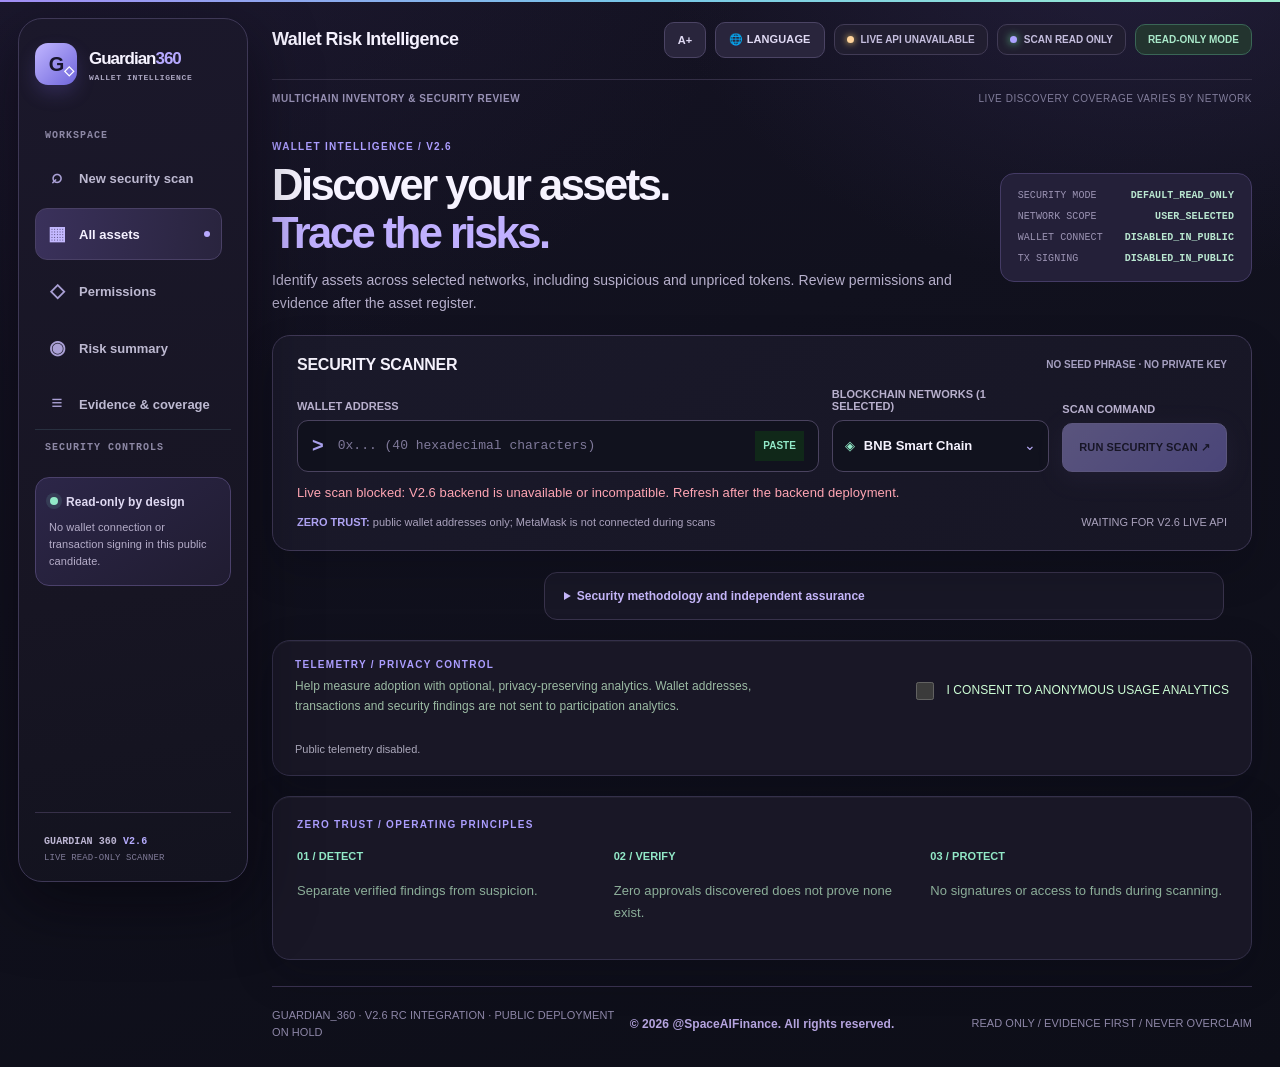
<file: docs/index.html>
<!doctype html>
<html lang="en">
<head>
<meta charset="utf-8">
<meta name="viewport" content="width=device-width,initial-scale=1,viewport-fit=cover">
<meta name="theme-color" content="#14121f">
<meta name="description" content="GUARDIAN 360 — read-only, evidence-first blockchain wallet security console. No wallet connection required for scanning.">
<title>Guardian 360 — Wallet Intelligence · V2.6 Live Read-only</title>
<link rel="stylesheet" href="styles.css?v=260live">
<link rel="stylesheet" href="visual_v26.css?v=261live">
<link rel="stylesheet" href="premium_v26.css?v=262live">
<script src="config.js?v=260live" defer></script>
<script src="app.js?v=260live" defer></script>
<!-- Transaction-capable revoke.js is NEVER loaded in this read-only V2.6 live read-only. -->

<script src="readability.js?v=260live" defer></script>
</head>
<body>
<div class="topline" aria-hidden="true"></div>
<aside class="g360-sidebar" aria-label="Workspace navigation">
  <a href="#top" class="side-brand" aria-label="Guardian 360 home"><span class="side-emblem" aria-hidden="true">G<span>◇</span></span><span><strong>Guardian<span>360</span></strong><small>WALLET INTELLIGENCE</small></span></a>
  <div class="side-group-label">WORKSPACE</div>
  <nav class="side-nav" aria-label="Workspace sections">
    <a href="#scanForm" class="side-link" data-side-nav="scan"><span class="side-icon" aria-hidden="true">⌕</span>New security scan</a>
    <button type="button" class="side-link selected" data-sidebar-tab="assets"><span class="side-icon" aria-hidden="true">▦</span>All assets <span class="side-dot"></span></button>
    <button type="button" class="side-link" data-sidebar-tab="approvals"><span class="side-icon" aria-hidden="true">◇</span>Permissions</button>
    <button type="button" class="side-link" data-sidebar-tab="overview"><span class="side-icon" aria-hidden="true">◉</span>Risk summary</button>
    <button type="button" class="side-link" data-sidebar-tab="evidence"><span class="side-icon" aria-hidden="true">≡</span>Evidence &amp; coverage</button>
  </nav>
  <div class="side-group-label">SECURITY CONTROLS</div>
  <div class="sidebar-note"><span class="note-led"></span><strong>Read-only by design</strong><small>No wallet connection or transaction signing in this public candidate.</small></div>
  <div class="side-footer">GUARDIAN 360 <span>V2.6</span><small>LIVE READ-ONLY SCANNER</small></div>
</aside>
<div id="translatePanel" class="translation-panel" role="dialog" aria-label="Language and translation guidance" hidden>
<strong>LANGUAGE / TRANSLATION</strong>
<p>Use your browser’s built-in translation tool to read GUARDIAN 360 in your preferred language.</p>
<p><b>Chrome:</b> Menu ⋮ → Translate. <b>Safari:</b> Page menu → Translate Website.</p>
<p>Technical wallet addresses, amounts, chain IDs and contract data must not be translated. Verify transaction details in the original source before signing.</p>
<button type="button" id="closeTranslatePanel" class="button button-small button-quiet">CLOSE</button>
</div>
<header class="wrap" id="top"><nav aria-label="Main navigation">
  <div class="brand"><div class="mark" aria-hidden="true">G<span>360</span></div><div><div class="brandname">Guardian<span>360</span></div><div class="brandtag">SECURITY INTELLIGENCE WORKSPACE</div></div></div>
  <div class="nav-right"><button type="button" id="fontToggle" class="button button-small button-quiet accessibility-toggle" aria-label="Increase text size" title="Increase text size">A+</button><button type="button" id="translateHelp" class="button button-small button-quiet accessibility-toggle" aria-label="Translate this page" title="Language / Translate page">🌐 LANGUAGE</button><span class="indicator"><span id="apiLed" class="led off"></span><span id="apiStatus">CHECKING ENGINE</span></span><span class="indicator"><span class="led"></span>SCAN READ ONLY</span><span class="testtag">READ-ONLY MODE</span></div>
</nav></header>
<div class="wrap compact-status" role="note">MULTICHAIN INVENTORY &amp; SECURITY REVIEW <span class="compact-status-right">LIVE DISCOVERY COVERAGE VARIES BY NETWORK</span></div>
<main class="wrap" id="mainContent">
<section class="hero" aria-label="Introduction">
  <div><div class="eyebrow">WALLET INTELLIGENCE / V2.6</div><h1>Discover your assets.<br><em>Trace the risks.</em></h1><p>Identify assets across selected networks, including suspicious and unpriced tokens. Review permissions and evidence after the asset register.</p></div>
  <div class="hero-code"><div>SECURITY MODE <strong>DEFAULT_READ_ONLY</strong></div><div>NETWORK SCOPE <strong>USER_SELECTED</strong></div><div>WALLET CONNECT <strong>DISABLED_IN_PUBLIC</strong></div><div>TX SIGNING <strong>DISABLED_IN_PUBLIC</strong></div></div>
</section>
<form id="scanForm" class="panel command" novalidate>
  <div class="panelhead"><span class="paneltitle">SECURITY SCANNER</span><span class="micro">NO SEED PHRASE · NO PRIVATE KEY</span></div>
  <div class="entryrow">
    <div class="wallet-control"><label class="fieldlabel" for="wallet">WALLET ADDRESS</label><div class="field"><span class="prompt">&gt;</span><input id="wallet" name="wallet" placeholder="0x... (40 hexadecimal characters)" spellcheck="false" autocomplete="off" autocapitalize="off" maxlength="42" aria-describedby="walletHint"><button type="button" class="icon-btn" id="pasteWallet" title="Paste wallet address">PASTE</button></div></div>
    <div class="network" id="networkWrap"><span class="fieldlabel">BLOCKCHAIN NETWORKS <span id="selectedCount">(1 SELECTED)</span></span><button type="button" id="networkTrigger" class="network-trigger" aria-haspopup="dialog" aria-expanded="false" aria-controls="networkMenu"><span class="network-main"><small>◈</small><b id="networkSummary">BNB Smart Chain</b></span><span class="chev">⌄</span></button>
      <div id="networkMenu" class="network-menu" role="dialog" aria-label="Choose blockchain networks" hidden>
        <div class="menuhead"><span>SELECT NETWORKS</span><span id="optionCount">1/4</span></div>
        <input type="search" id="chainSearch" class="menusearch" placeholder="SEARCH BY NETWORK / CHAIN ID" aria-label="Search blockchains">
        <div id="networkOptions" role="group" aria-label="Available network list"></div>
        <div class="menubottom"><button type="button" id="selectAll" class="button button-small button-quiet">ALL</button><button type="button" id="clearChains" class="button button-small button-quiet">CLEAR</button><button type="button" id="applyChains" class="button button-small button-primary">APPLY ✓</button></div>
      </div>
    </div>
    <div><span class="fieldlabel">SCAN COMMAND</span><button type="submit" id="scanButton" class="button button-primary run"><span id="scanButtonText">RUN SECURITY SCAN  ↗</span></button></div>
  </div>
  <div id="error" class="error" role="alert" aria-live="assertive"></div>
  <div class="commandfoot"><span><b>ZERO TRUST:</b> public wallet addresses only; MetaMask is not connected during scans</span><span id="scanHint">WAITING FOR INPUT // BSC SELECTED</span></div>
</form>
<section id="busyPanel" class="panel busy-panel" hidden role="status" aria-live="polite"><span class="loader" aria-hidden="true"></span><div><strong>LIVE SCAN IN PROGRESS</strong><p>Querying selected networks. Indexers may be incomplete or unavailable.</p></div></section>
<section id="report" class="report" aria-label="Wallet scan results" hidden>
  <div class="bar"><div><div class="eyebrow">YOUR SCAN REPORT <span> / </span> <span id="auditScope">-</span></div><div class="micro report-wallet" id="auditAddress"></div></div><div class="toolbar"><button type="button" class="button button-small button-quiet" id="exportJSON">↓ EXPORT JSON</button><button type="button" class="button button-small button-quiet" id="scrollTop">↑ TOP</button></div></div>
  <div id="stats" class="stats"></div>
  <div id="networkCoverage" class="network-strip" aria-label="Network discovery coverage"></div>
  <div class="audit">
    <section class="panel detail">
      <div class="detailhead"><div><div class="paneltitle">Asset intelligence</div><div class="micro" id="workspaceDesc">No scan completed.</div></div><label class="viewfilter" for="resultChain">VIEW CHAIN <select id="resultChain" aria-label="View results by blockchain"></select></label></div>
      <div class="tabbar" id="tabbar" role="tablist" aria-label="Audit result tabs">
        <button type="button" class="tab" role="tab" data-tab="assets" aria-selected="true">All assets</button>
        <button type="button" class="tab" role="tab" data-tab="approvals" aria-selected="false">Permissions</button>
        <button type="button" class="tab" role="tab" data-tab="overview" aria-selected="false">Risk insights</button>
        <button type="button" class="tab" role="tab" data-tab="delegation" aria-selected="false">Delegation</button>
        <button type="button" class="tab" role="tab" data-tab="evidence" aria-selected="false">Data coverage</button>
        <button type="button" class="tab" role="tab" data-tab="revoke" aria-selected="false">Revoke · locked</button>
      </div>
      <div id="tabcontent" class="tabcontent" role="tabpanel" aria-live="polite"></div>
    </section>
    <details class="audit-technical"><summary>Advanced diagnostics, source trace and independent comparisons</summary><aside class="aside">
      <section class="panel aside-panel"><div class="eyebrow">[ SYSTEM TRACE / LIVE RESPONSE ]</div><div id="auditLog" class="terminal" aria-live="polite"></div><div class="separate"></div><p class="micro">Browser-side status and scan-scope log; not a trace of individual RPC calls.</p></section>
      <section class="panel aside-panel"><div class="eyebrow">SCAN BOUNDARIES / SCOPE</div><div class="separate"></div><div class="aboutline"><span>PRIVATE KEY ACCESS</span><b>NONE</b></div><div class="aboutline"><span>WALLET CONNECTION</span><b>DISABLED</b></div><div class="aboutline"><span>TX SIGNATURE</span><b>DISABLED</b></div><div class="aboutline"><span>FULL APPROVAL HISTORY</span><b class="warning-text">NOT GUARANTEED</b></div><div class="aboutline"><span>SAFETY CERTIFICATE</span><b class="danger-text">NOT ISSUED</b></div></section>
      <section class="panel aside-panel"><div class="eyebrow">EXTERNAL BENCHMARK</div><div class="separate"></div><div id="referenceLinks" class="benchmark-links"></div><p class="micro">Open independent benchmarks using a public address; no wallet connection required.</p></section>
    </aside></details>
  </div>
  <details class="scan-limits"><summary>Scan limitations and important safety notes</summary><div id="warningStrip" class="warning-strip" role="status"></div><p class="micro">Some tokens or old approvals may be omitted when indexer history or RPC data is incomplete. Not finding a token does not prove it is absent.</p></details>
</section>
<details class="wrap methodology-disclosure"><summary>Security methodology and independent assurance</summary><p>GUARDIAN 360 provides automated, limited-scope read-only observations. No independent security audit has been completed or certified for this release. There is no wallet safety guarantee. Scan findings are incomplete unless the evidence proves otherwise; never interact with unsolicited tokens or approve a transaction based solely on a ticker.</p><p>An external review, when completed, will be published here with auditor identity, commit hash, scope, date and report link. No audit seal is displayed until independently verifiable.</p></details>
<section class="panel consent-panel" aria-label="Optional participation analytics">
  <div><div class="eyebrow">TELEMETRY / PRIVACY CONTROL</div><p>Help measure adoption with optional, privacy-preserving analytics. Wallet addresses, transactions and security findings are not sent to participation analytics.</p></div>
  <label class="consent-label"><input type="checkbox" id="analyticsConsent"> I CONSENT TO ANONYMOUS USAGE ANALYTICS</label>
  <span class="micro" id="analyticsStatus">DEFAULT: OFF · You can withdraw consent.</span>
  <a class="mini-link" href="admin.html">OWNER ANALYTICS ↗</a>
</section>
<section class="afterword panel"><div class="eyebrow">ZERO TRUST / OPERATING PRINCIPLES</div><div class="principles"><div><strong>01 / DETECT</strong><p>Separate verified findings from suspicion.</p></div><div><strong>02 / VERIFY</strong><p>Zero approvals discovered does not prove none exist.</p></div><div><strong>03 / PROTECT</strong><p>No signatures or access to funds during scanning.</p></div></div></section>
</main>
<footer class="wrap summaryfoot" aria-label="Legal and technical footer">
 <span class="footer-left">GUARDIAN_360 · V2.6 RC INTEGRATION · PUBLIC DEPLOYMENT ON HOLD</span>
 <span class="footer-copyright" translate="no">© 2026 @SpaceAIFinance. All rights reserved.</span>
 <span class="footer-right">READ ONLY / EVIDENCE FIRST / NEVER OVERCLAIM</span>
</footer>
</body>
</html>
</file>
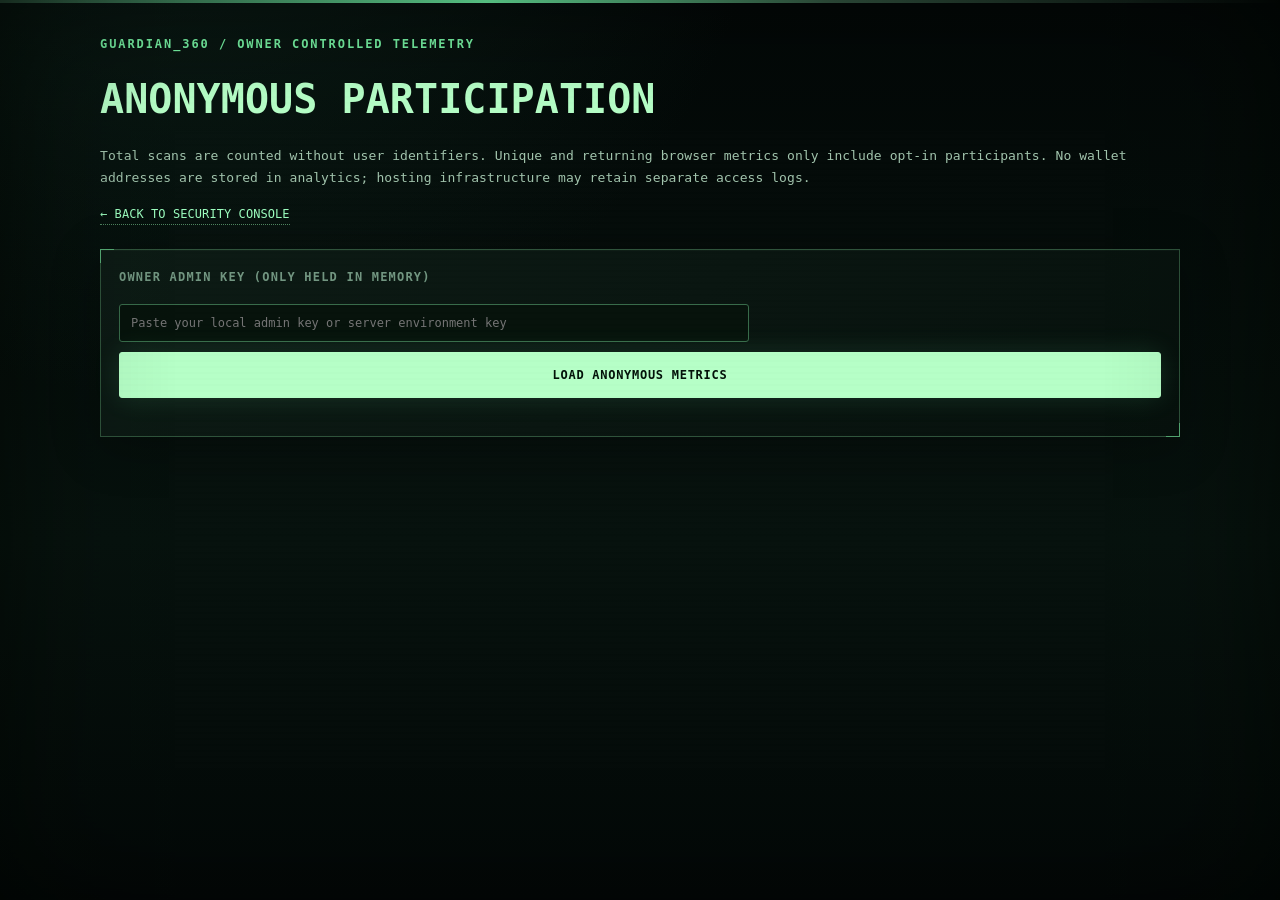
<file: docs/admin.html>
<!doctype html><html lang="en"><head><meta charset="utf-8"><meta name="viewport" content="width=device-width, initial-scale=1"><title>Guardian 360 — Owner Telemetry</title><link rel="stylesheet" href="styles.css?v=242"><script src="config.js" defer></script><script src="admin.js?v=242" defer></script></head><body><div class="topline"></div><main class="wrap" style="padding-top:32px;max-width:1080px"><div class="eyebrow">GUARDIAN_360 / OWNER CONTROLLED TELEMETRY</div><h1 style="font-size:clamp(22px,4vw,40px);color:var(--green);margin:12px 0">ANONYMOUS PARTICIPATION</h1><p class="content-desc">Total scans are counted without user identifiers. Unique and returning browser metrics only include opt-in participants. No wallet addresses are stored in analytics; hosting infrastructure may retain separate access logs.</p><a class="mini-link" href="index.html">← BACK TO SECURITY CONSOLE</a><section class="panel admin-auth"><label for="adminKey" class="fieldlabel">OWNER ADMIN KEY (ONLY HELD IN MEMORY)</label><input type="password" id="adminKey" placeholder="Paste your local admin key or server environment key" autocomplete="off"><button type="button" id="loadStats" class="button button-primary">LOAD ANONYMOUS METRICS</button><p id="adminError" class="content-desc" role="status"></p></section><section id="adminResults" hidden><div id="adminMetrics" class="admin-metrics"></div><div class="panel" style="margin:18px 0;padding:18px"><div class="eyebrow">DAILY COUNTS / LAST 14 DAYS (UTC)</div><div id="adminBars"></div></div><p class="content-desc">Returning browsers are not unique people. Non-consenting visitors are excluded. Erasure requests depend on backend availability. Public deployment requires persistent backend storage.</p></section></main></body></html>
</file>
<file: docs/styles.css>
/* Guardian 360 terminal language derived from UI V2.2, production integrated V2.3 */

:root{color-scheme:dark;--bg:#040907;--panel:#09120f;--panel2:#0c1914;--raised:#122119;--line:#284335;--line-bright:#4c8866;--green:#b5ffc6;--electric:#70e9a1;--sub:#729681;--text:#e7ffed;--amber:#ffcf75;--red:#fa7974;--blue:#9cdbf2;--mono:"IBM Plex Mono","JetBrains Mono","SFMono-Regular",Menlo,Consolas,monospace;--scanOpacity:.18}
*{box-sizing:border-box}html{scroll-behavior:smooth}body{margin:0;background:radial-gradient(ellipse at 14% -20%,#13312588,transparent 38%),linear-gradient(180deg,#030807,#07120e 60%,#030807);color:var(--text);font:13px/1.55 var(--mono);min-height:100vh}
body:before{content:"";position:fixed;inset:0;pointer-events:none;z-index:70;background:repeating-linear-gradient(0deg,transparent 0px,transparent 4px,rgba(0,0,0,.35) 5px,transparent 6px);opacity:var(--scanOpacity)}
body:after{content:"";position:fixed;inset:0;pointer-events:none;z-index:69;background:linear-gradient(90deg,#001a0718,transparent 14%,transparent 86%,#001a0718);box-shadow:inset 0 0 110px #0008}
button,input{font:inherit}button{cursor:pointer}button:disabled{opacity:.4;cursor:not-allowed}button:focus-visible,input:focus-visible{outline:2px solid var(--green);outline-offset:3px}input{min-width:0}a{color:var(--green)}.wrap{width:min(1400px,calc(100% - 70px));margin:auto}.mono{font-family:var(--mono)}.muted{color:var(--sub)}.eyebrow{color:var(--electric);font-size:10px;font-weight:800;letter-spacing:.16em;text-transform:uppercase}.border{border:1px solid var(--line)}.panel{position:relative;background:linear-gradient(140deg,#0d1b15,#07110d);border:1px solid var(--line);box-shadow:inset 0 1px 0 #a8ffc408,0 10px 45px #0004}.panel:before,.panel:after{content:"";position:absolute;pointer-events:none;width:13px;height:13px;border:1px solid var(--electric);opacity:.55}.panel:before{left:-1px;top:-1px;border-right:0;border-bottom:0}.panel:after{right:-1px;bottom:-1px;border-left:0;border-top:0}.button{border:1px solid #42785c;background:#0f251a;color:var(--green);text-transform:uppercase;font-weight:800;letter-spacing:.06em;border-radius:3px;padding:12px 16px;white-space:nowrap;display:inline-flex;align-items:center;justify-content:center;gap:10px}.button:hover{border-color:var(--green);background:#1a3a28}.button-primary{color:#06170b;background:var(--green);border-color:var(--green);box-shadow:0 0 27px #68e69e24}.button-primary:hover{background:#d1ffdb}.button-quiet{background:transparent;border-color:var(--line);color:#a8ccaf}.button-small{padding:7px 9px;font-size:10px}.code{font:inherit;color:var(--green)}.topline{height:3px;background:linear-gradient(90deg,#294c39,#73ffad 38%,#385d47 65%,transparent)}
nav{min-height:82px;display:flex;align-items:center;gap:20px;justify-content:space-between;border-bottom:1px solid var(--line)}.brand{display:flex;align-items:center;gap:14px}.mark{width:49px;height:49px;border:1px solid var(--electric);background:#0b2417;display:grid;place-items:center;position:relative;box-shadow:inset 0 0 18px #378d5227,0 0 23px #6eee9221;color:var(--green);font-weight:900;font-size:22px}.mark:after{content:"";position:absolute;inset:5px;border:1px solid #427458}.brandname{font-size:21px;letter-spacing:-.065em;font-weight:900;line-height:1.15;white-space:nowrap}.brandname span{color:var(--green)}.brandtag{font-size:9px;color:#83b294;letter-spacing:.15em;font-weight:800;margin-top:4px}.nav-right{display:flex;align-items:center;gap:9px;flex-wrap:wrap;justify-content:flex-end}.indicator{border:1px solid var(--line);background:#07130d;padding:6px 9px;color:#9abcaa;font-size:10px;white-space:nowrap}.led{display:inline-block;width:7px;height:7px;border-radius:50%;margin-right:7px;background:var(--electric);box-shadow:0 0 8px #70e9a1}.led.off{background:var(--amber);box-shadow:0 0 7px #f5ce70}.testtag{font-size:10px;color:var(--amber);border:1px solid #7f602e;background:#2b2113;padding:6px 10px;font-weight:800}
.hero{padding:43px 0 26px;display:grid;grid-template-columns:minmax(0,1fr) auto;align-items:end;gap:24px}.hero h1{margin:7px 0 9px;font-size:clamp(26px,3.4vw,43px);line-height:1.18;letter-spacing:-.08em;font-weight:900}.hero h1 em{color:var(--green);font-style:normal}.hero p{font-size:12px;color:#8aac97;max-width:780px}.hero-code{font-size:10px;line-height:1.85;color:#668c75;text-align:right;white-space:nowrap}.hero-code strong{color:var(--green)}
.command{padding:21px 23px 19px;z-index:12}.panelhead{display:flex;align-items:center;justify-content:space-between;gap:12px;margin-bottom:16px}.paneltitle{font-size:12px;font-weight:900;letter-spacing:.08em}.paneltitle:before{content:'//';color:var(--electric);margin-right:12px}.micro{font-size:10px;color:var(--sub)}.entryrow{display:grid;grid-template-columns:minmax(0,2.2fr) minmax(230px,1fr) auto;gap:11px;align-items:end}.fieldlabel{display:block;font-size:10px;color:var(--sub);letter-spacing:.1em;font-weight:800;margin-bottom:7px}.field{height:49px;border:1px solid #3f6c52;background:#020b07;display:flex;align-items:center;gap:12px;padding:0 14px;min-width:0}.prompt{color:var(--green);font-size:20px;font-weight:900}.field input{flex:1;background:transparent;color:var(--text);border:0;outline:0!important;font-size:12px;min-width:0;width:100%}.field input::placeholder{color:#6b8574}.field .tip{color:#5d8669;font-size:10px;white-space:nowrap}
.network{position:relative;min-width:0}.network-trigger{height:49px;width:100%;display:flex;align-items:center;justify-content:space-between;gap:8px;min-width:0;border:1px solid #3f6c52;background:#020b07;color:var(--text);padding:0 12px;text-align:left}.network-trigger .network-main{display:flex;align-items:center;gap:9px;min-width:0}.network-trigger b{font-size:12px;overflow:hidden;text-overflow:ellipsis;white-space:nowrap}.network-trigger small{color:var(--green);font-size:10px}.network-trigger .chev{color:var(--green)}.network-menu{position:absolute;right:0;top:calc(100% + 7px);width:min(400px,95vw);max-height:min(520px,65vh);overflow:auto;background:#07120c;border:1px solid #5fa475;box-shadow:0 20px 90px #000d,0 0 25px #37ff7c14;z-index:30;padding:12px}.network-menu[hidden]{display:none}.menuhead{display:flex;justify-content:space-between;align-items:center;font-size:10px;font-weight:800;color:var(--green);letter-spacing:.11em;margin:0 0 9px}.menusearch{width:100%;height:40px;border:1px solid var(--line);background:#020906;color:var(--text);padding:0 10px;outline:0}.grouphead{color:#7aa78c;font-size:10px;border-bottom:1px solid #1b3324;padding:13px 3px 6px;letter-spacing:.08em}.network-opt{display:flex;align-items:center;gap:11px;padding:10px 7px;cursor:pointer;border-bottom:1px solid #1a2a20}.network-opt:hover{background:#132b1e}.network-opt input{accent-color:#8cffaf;width:17px;height:17px;flex:0 0 auto}.network-opt strong{font-size:11px;font-weight:850}.network-opt small{font-size:10px;color:#7b9a85;display:block}.network-opt .id{margin-left:auto;color:#719a7e;font-size:10px}.network-opt.disabled{opacity:.5;cursor:not-allowed}.menubottom{display:flex;justify-content:space-between;gap:6px;margin-top:13px}.menubottom button{font-size:10px;padding:8px}.menuempty{padding:10px;color:var(--amber);font-size:11px}.error{color:var(--red);font-size:11px;min-height:16px;margin-top:10px}.commandfoot{display:flex;justify-content:space-between;gap:13px;align-items:center;margin-top:13px;flex-wrap:wrap;font-size:10px;color:#80a38a}.commandfoot b{color:var(--green)}
.bar{margin:24px 0 10px;display:flex;align-items:center;justify-content:space-between;gap:15px}.bar .eyebrow{font-size:12px}.bar .eyebrow span{color:#6c957b}.toolbar{display:flex;gap:7px}.report{display:none}.report.active{display:block}.stats{display:grid;grid-template-columns:minmax(0,1.2fr) repeat(3,minmax(0,1fr));gap:10px}.stat{padding:18px 18px 17px;min-height:164px}.stat .heading{font-size:10px;color:#8cae98;letter-spacing:.08em}.stat .value{font-size:clamp(18px,2vw,26px);line-height:1.3;font-weight:900;margin:17px 0 10px;letter-spacing:-.055em}.stat .value.amber{color:var(--amber)}.stat .value.green{color:var(--green)}.stat .value.blue{color:var(--blue)}.stat .value.red{color:var(--red)}.stat .sub{color:#8baf97;font-size:11px}.fline{width:100%;height:2px;background:linear-gradient(90deg,#91f7a5,#31593e 50%,transparent);margin-bottom:15px}.audit{display:grid;grid-template-columns:minmax(0,1.55fr) minmax(0,.85fr);gap:11px;margin-top:11px}.detail{padding:0;min-width:0}.detailhead{padding:16px 19px;border-bottom:1px solid var(--line);display:flex;align-items:center;justify-content:space-between;gap:15px}.tabbar{display:flex;align-items:center;gap:4px;padding:13px 16px 0;border-bottom:1px solid var(--line);overflow-x:auto}.tab{border:0;border-bottom:2px solid transparent;background:transparent;color:#8aad98;padding:11px 12px;white-space:nowrap;font-size:10px;font-weight:900;letter-spacing:.035em}.tab[aria-selected=true]{border-color:var(--green);color:var(--green);background:#14342046}.tab:hover{color:var(--text)}.tabcontent{padding:20px 20px 27px;min-height:286px}.resultrow{display:grid;grid-template-columns:minmax(0,1.4fr) minmax(0,.7fr) auto;gap:12px;align-items:center;border-bottom:1px solid #1c3628;padding:14px 0}.resultrow:last-child{border-bottom:0}.resultrow b{font-size:12px}.resultrow small{display:block;font-size:10px;color:#80a18a;margin-top:4px;overflow-wrap:anywhere}.right{text-align:right}.tag{border:1px solid #375c46;background:#10251a;color:#b0ffc9;padding:4px 6px;font-size:9px;font-weight:800;display:inline-block;white-space:nowrap}.tag.warn{border-color:#86622e;background:#2a2113;color:var(--amber)}.tag.low{border-color:#416677;background:#102630;color:var(--blue)}.tag.fail{border-color:#804746;background:#281515;color:var(--red)}.explain{background:#251c0b;border-left:3px solid #ffb555;padding:12px;margin-top:15px;color:#ffdca1;font-size:11px;line-height:1.65}.aside{display:flex;flex-direction:column;gap:11px;min-width:0}.aside .panel{padding:18px}.terminal{margin-top:13px;font-size:10px;line-height:2.1;color:#a1bca5}.terminal .time{color:#527d5d}.terminal .warn{color:var(--amber)}.terminal .ok{color:var(--green)}.terminal .cursor{display:inline-block;width:6px;height:12px;background:var(--green);vertical-align:middle;animation:blink 1s steps(1) infinite}@keyframes blink{50%{opacity:0}}.separate{height:1px;background:var(--line);margin:14px 0}.aboutline{font-size:10px;display:flex;justify-content:space-between;gap:10px;padding:4px 0;color:#85a28f}.aboutline b{color:#cfebd3;text-align:right}.summaryfoot{border-top:1px solid var(--line);margin-top:26px;padding:20px 0 27px;color:#6c8b75;font-size:10px;display:flex;justify-content:space-between;gap:20px}.caps{letter-spacing:.09em;font-weight:800}.chartline{display:flex;align-items:center;gap:6px;margin:12px 0 2px}.chartline span{display:block;height:5px;width:32%;background:var(--green)}.chartline span:nth-child(2){width:22%;background:var(--amber)}.chartline span:nth-child(3){width:46%;background:#2d4635}.sr-only{position:absolute;width:1px;height:1px;padding:0;margin:-1px;overflow:hidden;clip:rect(0,0,0,0);white-space:nowrap;border:0}
@media(max-width:1040px){.entryrow{grid-template-columns:minmax(0,1.5fr) minmax(210px,1fr)}.entryrow>.button{grid-column:1/-1}.stats{grid-template-columns:repeat(2,minmax(0,1fr))}.audit{grid-template-columns:1fr}.aside{display:grid;grid-template-columns:repeat(2,minmax(0,1fr))}}
@media(max-width:670px){.wrap{width:min(100% - 30px,650px)}nav{min-height:71px}.brandname{font-size:17px}.brandtag{font-size:8px}.mark{width:40px;height:40px;font-size:18px}.nav-right .indicator{display:none}.testtag{font-size:9px}.hero{grid-template-columns:1fr;padding:24px 0 17px}.hero h1{font-size:27px}.hero-code{display:none}.command{padding:16px}.entryrow{display:flex;flex-direction:column;align-items:stretch;gap:12px}.field{width:100%}.entryrow>.button{width:100%;height:47px}.network-menu{left:0;right:auto;width:100%;max-height:55vh}.panelhead{margin-bottom:12px}.commandfoot{font-size:9px}.bar{margin-top:20px}.stats{grid-template-columns:repeat(2,minmax(0,1fr));gap:8px}.stat{min-height:138px;padding:15px}.stat .value{font-size:18px;margin:10px 0 7px;overflow-wrap:anywhere}.stat .sub{font-size:10px}.tabbar{padding:10px 9px 0}.tab{padding:9px 10px}.tabcontent{padding:14px;min-height:248px}.resultrow{grid-template-columns:minmax(0,1fr) auto;gap:10px}.resultrow .colmid{grid-column:1;grid-row:2}.resultrow .right{grid-column:2;grid-row:1 / span 2}.aside{display:flex;flex-direction:column}.summaryfoot{font-size:9px}.toolbar .button:nth-child(2){display:none}}
@media(max-width:360px){.wrap{width:calc(100% - 20px)}.brandname{font-size:15px}.paneltitle{font-size:10px}.stat .value{font-size:16px}}
@media(prefers-reduced-motion:reduce){.terminal .cursor{animation:none}html{scroll-behavior:auto}body:before{display:none}}

/* V2.3 integration and refinements */
[hidden]{display:none!important}
:root{--bg:#030806;--panel:#09130e;--panel2:#0c1b14;--line:#2f533b;--green:#b6ffc7;--electric:#77f4a4;--amber:#ffd17c;--red:#ff887c}
body{font-size:13px;letter-spacing:.005em} .wrap{max-width:1450px}
.mark{font-family:var(--mono);font-size:23px;display:flex;align-items:center;justify-content:center;gap:1px}.mark>span{font-size:10px;align-self:center;margin-top:16px}
.hero{padding:35px 0 25px}.hero h1{letter-spacing:-.09em;font-weight:950}.hero p{line-height:1.8;font-size:12px}
.entryrow{grid-template-columns:minmax(0,2fr) minmax(210px,1fr) minmax(190px,auto)}.entryrow>div{min-width:0}
.run{height:49px;width:100%}.icon-btn{border:0;background:#102819;color:var(--green);padding:7px 8px;font-weight:800;font-size:10px}
.field:focus-within,.network-trigger:focus-visible{border-color:#9affba;box-shadow:0 0 0 2px #68e69e13}
.wallet-control{min-width:0}.field input{font-size:12px;min-width:0;text-overflow:ellipsis}.network-trigger{max-width:100%}
.report{display:block}.report[hidden]{display:none}.report.active{display:block}
.busy-panel{padding:17px 20px;margin-top:15px;display:flex;align-items:center;gap:15px}.busy-panel strong{color:var(--green);font-size:12px}.busy-panel p{color:var(--sub);margin:4px 0 0;font-size:10px}.loader{height:19px;width:19px;border:2px solid #23412e;border-top-color:var(--green);border-radius:50%;animation:spin 1s linear infinite}@keyframes spin{to{transform:rotate(360deg)}}
.report-wallet{max-width:700px;overflow-wrap:anywhere;margin-top:6px;color:#92b7a0}.warning-strip{margin-top:11px;padding:13px 18px;border:1px solid #855e2f;background:linear-gradient(120deg,#2d2113,#151811);color:#f9d69f;font-size:11px;display:flex;gap:16px;align-items:flex-start}.warning-strip strong{white-space:nowrap;color:#ffd37d}.warning-strip span{line-height:1.65}
.detailhead{align-items:center}.viewfilter{color:#92b49b;font-size:10px;display:flex;gap:8px;align-items:center}.viewfilter select{color:var(--green);background:#061009;border:1px solid var(--line-bright);padding:8px 10px;max-width:245px;font:inherit;font-size:10px}
.tabcontent{min-height:320px}.content-title{margin-bottom:7px}.content-desc{color:#8cac98;font-size:11px;line-height:1.7;margin:0 0 10px}
.resultrow{grid-template-columns:minmax(0,1.2fr) minmax(0,.88fr) auto}.colmid{min-width:0;overflow-wrap:anywhere;color:#c0efce;font-size:11px}.amount{font-size:12px;color:#e2ffea;font-weight:900;overflow-wrap:anywhere}
.section-mark{font-size:11px;color:#9cf6b4;margin:23px 0 6px;border-bottom:1px solid var(--line);padding-bottom:9px;font-weight:900;letter-spacing:.04em}
.empty-state{padding:32px 15px;text-align:center;color:#b6d5bd}.empty-state strong{font-size:12px;color:#e5ffeb}.empty-state p{font-size:11px;color:var(--sub);max-width:470px;margin:7px auto}
.details{margin-top:10px;color:#8fbd9f;font-size:10px;max-width:100%}.details summary{cursor:pointer;color:var(--green)}.mono-wrap{white-space:normal;overflow-wrap:anywhere;word-break:break-all;font-size:10px;line-height:1.6;padding-top:5px;color:#a8cbb1}
.mini-link{font-size:10px;color:#9dffc0;text-decoration:none;border-bottom:1px dotted #4f8761;display:inline-block;margin-top:5px}.mini-link:hover{text-decoration:underline}
.evidence-line{display:grid;grid-template-columns:minmax(120px,1fr) minmax(0,2fr);gap:12px;border-bottom:1px solid #203629;padding:10px 0;font-size:10px}.evidence-line>span{color:#9eb9a6}.evidence-line code{color:#e4ffec;overflow-wrap:anywhere;word-break:break-word;font:inherit;text-align:right}
.ref-row{border-bottom:1px solid #233e2f;padding:12px 0;display:flex;align-items:center;gap:10px;flex-wrap:wrap;font-size:10px}.ref-row>span{color:var(--amber)}.ref-row>a{margin-left:auto}
.aside-panel{min-width:0}.benchmark-links{display:flex;flex-direction:column;align-items:flex-start;gap:9px}.benchmark-links>a{font-size:11px;max-width:100%;overflow-wrap:anywhere}
.aboutline{font-size:10px}.aboutline b.warning-text{color:var(--amber)}.aboutline b.danger-text{color:var(--red)}
.afterword{margin-top:24px;padding:22px 24px}.principles{display:grid;grid-template-columns:repeat(3,minmax(0,1fr));gap:20px;margin-top:15px}.principles strong{font-size:11px;color:var(--green)}.principles p{font-size:10px;color:#8cae99;line-height:1.7}
button{transition:background .15s,border-color .15s}.button-primary{color:#031209}.network-menu{overscroll-behavior:contain}
@media(max-width:1200px){.entryrow{grid-template-columns:minmax(0,1.4fr) minmax(200px,1fr)}.entryrow>div:last-child{grid-column:1/-1}.run{width:100%}.audit{grid-template-columns:minmax(0,1.3fr) minmax(240px,.75fr)}}
@media(max-width:900px){.audit{grid-template-columns:minmax(0,1fr)}.aside{display:grid;grid-template-columns:repeat(2,minmax(0,1fr))}.aside-panel:last-child{grid-column:1/-1}.entryrow{grid-template-columns:minmax(0,1.4fr) minmax(180px,1fr)}}
@media(max-width:670px){.wrap{width:calc(100% - 26px)}.brand{gap:10px}.brandname{font-size:16px}.brandtag{letter-spacing:.06em}.hero{padding:23px 0 15px}.hero p{font-size:11px}.entryrow{display:flex;flex-direction:column;align-items:stretch}.entryrow>div:last-child{width:100%}.command{padding:14px}.field{padding:0 9px;gap:8px}.field input{font-size:11px}.network-menu{max-height:60vh;min-width:0;width:100%}.stats{grid-template-columns:repeat(2,minmax(0,1fr))}.stat{min-height:146px}.stat .value{font-size:clamp(15px,4.6vw,19px)}.warning-strip{flex-direction:column;gap:6px;padding:11px}.bar{align-items:flex-start}.bar .eyebrow{font-size:10px}.toolbar{flex-shrink:0}.detailhead{flex-direction:column;align-items:flex-start;gap:12px}.viewfilter{width:100%;justify-content:space-between}.viewfilter select{max-width:75%}.tabbar{scrollbar-width:thin}.resultrow{grid-template-columns:minmax(0,1fr) auto}.resultrow .colmid{grid-column:1;grid-row:2}.resultrow .right{grid-column:2;grid-row:1 / span 2}.evidence-line{grid-template-columns:1fr;gap:3px}.evidence-line code{text-align:left}.aside{display:flex}.aside-panel:last-child{grid-column:auto}.principles{grid-template-columns:1fr;gap:8px}.afterword{padding:17px}.summaryfoot{flex-direction:column;gap:8px}}
@media(max-width:360px){.wrap{width:calc(100% - 18px)}.brandname{font-size:14px}.stat .value{font-size:15px}.tag{font-size:8px}.bar{flex-direction:column}.toolbar{align-self:flex-end}}
@media(prefers-reduced-motion:reduce){.loader{animation:none}}
.warning-strip[data-stale="true"]{border-color:#df7d42;background:#2d1b10}.warning-strip[data-stale="true"]:after{content:"SCOPE CHANGED / PREVIOUS REPORT";font-size:9px;color:#ffc58e;font-weight:900;letter-spacing:.06em;white-space:nowrap;margin-left:auto}
@media(max-width:670px){.warning-strip[data-stale="true"]:after{margin-left:0;white-space:normal}}
/* V2.4 native verified revoke / privacy controls */
.consent-panel{margin-top:22px;padding:18px 22px;display:flex;flex-wrap:wrap;align-items:center;gap:18px;justify-content:space-between}
.consent-panel p{max-width:520px;font-size:11px;color:#9cbba4;line-height:1.6;margin:7px 0}
.consent-label{font-size:10px;color:#ceffd6;display:flex;gap:9px;align-items:center;cursor:pointer;max-width:100%}
.consent-label input{accent-color:var(--green);height:18px;width:18px}
.manual-revoke-form{display:grid;grid-template-columns:repeat(2,minmax(0,1fr));gap:13px;margin-top:14px}
.manual-revoke-form label{display:flex;flex-direction:column;gap:7px;color:#acc9ad;font-size:10px;letter-spacing:.06em;min-width:0}
.manual-revoke-form input,.manual-revoke-form select,.admin-auth input{width:100%;min-width:0;background:#07130c;color:#e2ffe9;border:1px solid #386b4a;border-radius:3px;padding:11px;font:12px var(--mono,monospace)}
.manual-revoke-form button{grid-column:1/-1;min-height:40px}
.revoke-safety{border:1px solid #84612c;background:#282013;color:#ffe4b0;padding:12px;margin-top:15px;font-size:11px;line-height:1.7}
.revoke-dialog{position:fixed;inset:0;background:rgba(0,0,0,.88);display:grid;place-items:center;z-index:1000;padding:14px;overflow-y:auto}
.revoke-window{width:min(100%,720px);max-height:95vh;overflow:auto;padding:24px;border:1px solid #65f3a2;box-shadow:0 0 45px #0a5d344d}
.revoke-head h2{color:#d9ffe3;font-size:24px;margin:8px 0 18px;letter-spacing:-.03em}
.revoke-meta{display:grid;grid-template-columns:150px minmax(0,1fr);gap:12px;border-bottom:1px solid #2d533c;padding:10px 0;font-size:11px}
.revoke-meta span{color:#99bfa3}.revoke-meta code{font:11px var(--mono,monospace);color:#d9ffe3;overflow-wrap:anywhere}
.revoke-status{padding:14px;margin-top:18px;border:1px solid #a5792a;background:#2a210e;color:#ffd68a;line-height:1.65;font-size:11px;overflow-wrap:anywhere}
.revoke-status[data-tone="ok"]{border-color:#327e53;background:#0b2818;color:#a4ffca}.revoke-status[data-tone="fail"]{border-color:#9e4040;background:#2b1212;color:#ffb0b0}
.revoke-actions{display:flex;gap:10px;justify-content:flex-end;margin-top:18px;flex-wrap:wrap}.revoke-actions .button{min-height:40px}.revoke-actions button:disabled{opacity:.55}
.dialog-open{overflow:hidden}.admin-auth{padding:18px;margin-top:24px;display:grid;gap:10px}.admin-auth input{max-width:630px}.admin-metrics{display:grid;grid-template-columns:repeat(4,minmax(0,1fr));gap:10px;margin-top:24px}
.admin-stat{padding:18px;min-width:0}.admin-stat b{display:block;color:#a9ffbd;font-size:28px;margin-top:14px}
.admin-day{display:grid;grid-template-columns:112px 1fr 75px 75px;gap:10px;align-items:center;border-bottom:1px solid #264632;padding:9px 0;color:#c8e7d0;font-size:11px}.admin-day small{color:#9fbba6}.admin-meter{height:8px;background:#123521}.admin-meter i{display:block;background:#70dca1;height:100%}
@media(max-width:670px){.manual-revoke-form{grid-template-columns:1fr}.revoke-window{padding:17px}.revoke-meta{grid-template-columns:1fr;gap:4px}.revoke-actions{display:flex;flex-direction:column-reverse}.revoke-actions button{width:100%}.admin-metrics{grid-template-columns:repeat(2,minmax(0,1fr))}.admin-day{grid-template-columns:95px 1fr 58px;gap:5px}.admin-day small{display:none}.consent-panel{align-items:flex-start;flex-direction:column}}

/* V2.4.1 LEGIBILITY PASS — design remains technical DOS/terminal. */
:root { --fontBoost: 1; --scanOpacity: .07; }
html[data-font-size="large"] { --fontBoost: 1.16; }
body { font-size:calc(14px * var(--fontBoost)); line-height:1.68; }
.eyebrow,.micro,.fieldlabel,.commandfoot,.indicator,.testtag,.grouphead,.menuhead,.grouphead,.network-opt small,.network-opt .id,.network-opt strong,.paneltitle,.field .tip,.aboutline,.terminal,.viewfilter,.ref-row,.evidence-line,.resultrow small,.mini-link,.details,.mono-wrap,.revoke-meta,.revoke-meta code,.consent-label,.admin-day,.tab,.tag,.brandtag,.explain,.consent-panel p,.revoke-status {font-size:calc(12px * var(--fontBoost)); line-height:1.6;}
.hero p,.content-desc,.stat .sub,.resultrow b,.field input,.network-trigger b,.network-trigger small,.error,.afterword p,.revoke-safety,.manual-revoke-form label,.manual-revoke-form input,.manual-revoke-form select {font-size:calc(13px * var(--fontBoost)); line-height:1.7;}
.stat .heading {font-size:calc(12px * var(--fontBoost));}
.tab {font-size:calc(12px * var(--fontBoost)); letter-spacing:.01em; min-height:43px;}
.field input {font-size:calc(13px * var(--fontBoost));}
.hero h1 {letter-spacing:-.045em;}
.brandtag {letter-spacing:.08em;}
.network-opt {padding:12px 7px;}
.button {font-size:calc(12px * var(--fontBoost));}
.button-small {font-size:calc(11px * var(--fontBoost));}
.muted,.micro,.content-desc,.stat .sub,.resultrow small {color:#a2c4ad;}
body:before {opacity:.055;}
.accessibility-toggle {min-height:36px;letter-spacing:.03em;}
.translation-panel {position:fixed;z-index:1001;right:16px;top:62px;width:min(420px,calc(100vw - 32px));background:#06160f;border:1px solid #71d79b;box-shadow:0 20px 70px #000e;padding:18px;color:#e5ffec;}
.translation-panel[hidden] {display:none;}
.translation-panel strong {color:var(--green);font-size:14px;}
.translation-panel p {font-size:13px;line-height:1.65;color:#c0dac7;}
:focus-visible {outline:2px solid #d1ffae!important; outline-offset:2px;}
@media(max-width:670px){.nav-right {gap:4px}.accessibility-toggle{padding:7px;font-size:11px}.brandtag{font-size:11px}.hero p{font-size:calc(13px * var(--fontBoost))}.field input{font-size:calc(12px * var(--fontBoost))}.tab{font-size:calc(12px * var(--fontBoost));}.translation-panel{top:92px}}

/* V2.4.1 BETA DISCLOSURE + COPYRIGHT IN CENTER */
.audit-badge{display:inline-flex;align-items:center;min-height:29px;padding:5px 9px;border:1px solid #914f4c;background:#2c1515;color:#ff9c91;font-size:calc(11px * var(--fontBoost));font-weight:900;letter-spacing:.07em;white-space:nowrap}
.beta-banner{border:1px solid #865e2b;border-left:3px solid #f4b757;background:linear-gradient(90deg,#22190c,#0c150f);margin-top:15px;margin-bottom:3px;display:flex;align-items:center;gap:16px;padding:10px 15px;color:#eace98;font-size:calc(12px * var(--fontBoost));line-height:1.5}
.beta-banner strong{color:#f7c777;letter-spacing:.025em;white-space:nowrap}
.beta-banner span{color:#dfc8a1}
.summaryfoot{display:grid;grid-template-columns:minmax(0,1fr) auto minmax(0,1fr);gap:15px;align-items:center;font-size:calc(11px * var(--fontBoost));line-height:1.5}
.summaryfoot .footer-left{justify-self:start;min-width:0}
.summaryfoot .footer-right{justify-self:end;text-align:right;min-width:0}
.summaryfoot .footer-copyright{justify-self:center;color:#d1f6db;text-align:center;font-size:calc(12px * var(--fontBoost));font-weight:700;white-space:nowrap}
@media (max-width:950px){.beta-banner{flex-direction:column;align-items:flex-start;gap:4px}.summaryfoot{grid-template-columns:1fr;gap:8px;text-align:center}.summaryfoot .footer-left,.summaryfoot .footer-copyright,.summaryfoot .footer-right{justify-self:center;text-align:center}}
@media (max-width:670px){.beta-banner{margin-top:10px;font-size:calc(11px * var(--fontBoost));padding:10px}.beta-banner strong{white-space:normal}.audit-badge{font-size:10px;min-height:26px}.summaryfoot .footer-copyright{font-size:calc(11px * var(--fontBoost));white-space:normal}.brandtag{font-size:10px;line-height:1.5}.nav-right{gap:5px}}

/* V2.6 asset-first layout: results above explanations, no alarming audit badge. */
.compact-status{font-size:11px;letter-spacing:.04em;color:#9dbdab;padding:7px 0;border-bottom:1px solid #274c34}
.audit{display:block!important}
.audit-technical{margin-top:15px;border:1px solid #315a40;border-radius:4px;padding:12px}
.audit-technical>summary,.scan-limits>summary,.methodology-disclosure>summary{cursor:pointer;color:#a2efbc;font-size:12px;letter-spacing:.035em;font-weight:700}
.audit-technical>.aside{display:grid;grid-template-columns:repeat(2,minmax(0,1fr));gap:12px;margin-top:16px}
.audit-technical>.aside .aside-panel:last-child{grid-column:1/-1}
.scan-limits{margin-top:15px;border:1px solid #315a40;border-radius:4px;padding:14px}
.scan-limits .warning-strip{margin-top:11px}
.methodology-disclosure{margin-top:20px;border:1px solid #234632;border-radius:4px;padding:14px 20px;color:#abc4ae}
.methodology-disclosure p{font-size:12px;line-height:1.65}
.asset-filter{display:flex;align-items:center;gap:12px;margin:10px 0 18px;flex-wrap:wrap;color:#a8e7ba;font-size:12px}
.asset-filter select{background:#09160e;border:1px solid #3d7854;color:#d7f5df;padding:9px;border-radius:3px;font:inherit;min-width:195px}
.asset-usd{font-size:11px;color:#a8dbc3;margin:5px 0}
.asset-paging{padding:16px;display:flex;flex-wrap:wrap;gap:14px;align-items:center;justify-content:space-between;border:1px solid #3a6848;margin-top:12px;color:#b9d8c4;font-size:12px}
@media(max-width:670px){.audit-technical>.aside{display:block}.audit-technical>.aside .aside-panel{margin-top:12px}.compact-status{font-size:10px}.asset-paging{display:block}.asset-paging button{margin-top:10px;width:100%}.asset-filter select{width:100%}}

/* V2.6 RC production integration: asset-first compact controls */
.asset-filter input[type="search"]{background:#09160e;border:1px solid #3d7854;color:#d7f5df;padding:9px;border-radius:3px;font:inherit;min-width:220px;max-width:100%;flex:1}
.asset-filter label{font-size:10px;font-weight:800;color:#9ec4a6;white-space:nowrap}
@media(max-width:670px){.asset-filter{align-items:stretch;flex-direction:column;gap:7px}.asset-filter input[type="search"],.asset-filter select{width:100%;min-width:0;flex:auto}.section-mark{overflow-wrap:anywhere}}

/* Compact mobile summary: inventory is the focal point, not warning cards. */
@media(max-width:670px){.stats{gap:7px}.stat{min-height:99px;padding:11px 12px}.stat .heading{font-size:9px;letter-spacing:.04em}.stat .value{font-size:20px;margin:6px 0 2px}.stat .sub{font-size:9px;display:-webkit-box;-webkit-box-orient:vertical;-webkit-line-clamp:2;line-clamp:2;overflow:hidden}.report .bar{align-items:start}.report-wallet{overflow-wrap:anywhere}}
</file>
<file: docs/visual_v26.css>
/* GUARDIAN 360 V2.6 · Visual refinement layer · production source remains untouched.
   Enhances readability and product hierarchy without changing security behaviour. */
:root{
  --bg:#080e15;--panel:#101922;--panel2:#141f29;--raised:#182733;
  --line:#253d47;--line-bright:#406775;
  --green:#b4f8d9;--electric:#5ce6c9;--sub:#91a8b3;
  --text:#eaf5f7;--amber:#ffd18a;--red:#ff8d96;--blue:#9edbf3;
  --mono:"IBM Plex Mono","SFMono-Regular",Menlo,Consolas,monospace;
  --ui:Inter,"SF Pro Display",-apple-system,BlinkMacSystemFont,"Segoe UI",Arial,sans-serif;
  --radius:14px;
}
html{scroll-padding-top:22px}body{
  font:14px/1.58 var(--ui);
  background:radial-gradient(1100px 750px at 78% -20%,rgba(43,114,126,.16),transparent 66%),
             radial-gradient(900px 660px at 1% 16%,rgba(11,90,83,.14),transparent 75%),
             linear-gradient(180deg,#080d15 0%,#0a131a 47%,#071016 100%);
  color:var(--text);-webkit-font-smoothing:antialiased
}
body:before{opacity:.012;z-index:1}body:after{opacity:.12;z-index:1}
body>*{position:relative;z-index:2}
.wrap{width:min(1320px,calc(100% - 56px))}
.topline{height:2px;background:linear-gradient(90deg,transparent,#64e7cb 26%,#79b7ee 57%,transparent)}
nav{min-height:88px;border-bottom:1px solid rgba(125,188,196,.16)}
.brand{gap:14px}.mark{border:1px solid #558c8a;background:linear-gradient(145deg,#173f40,#0e1c29);color:#e4fff2;border-radius:12px;width:50px;height:50px;font:800 19px var(--ui);box-shadow:0 10px 25px #02090b88}
.mark:after{border-color:#2b7b77;border-radius:8px}
.brandname{font:800 21px/1.1 var(--ui);letter-spacing:-.055em}
.brandname span{color:#6be5cc}.brandtag{font:600 10px/1.5 var(--mono);letter-spacing:.065em;color:#8faeba}
.indicator{border:1px solid #24454b;background:#0e2028;border-radius:20px;color:#9bbbc4;font:600 10px var(--mono);padding:8px 12px}
.testtag{background:#142723;border:1px solid #357e71;color:#8eead3;padding:8px 12px;border-radius:20px;font:700 10px var(--mono)}
.compact-status{font:600 10px/1.6 var(--mono);letter-spacing:.055em;color:#9bb4be;border-color:#28424b;padding:10px 2px}
.hero{padding:33px 0 24px;gap:38px;align-items:center}
.eyebrow{font:700 11px/1.55 var(--mono);letter-spacing:.105em;color:#69e7cb}
.hero h1{font:800 clamp(28px,3.1vw,44px)/1.12 var(--ui);letter-spacing:-.052em;margin:9px 0 11px}
.hero h1 em{color:#7ee9ce}.hero p{font:400 14px/1.7 var(--ui);color:#afc2ca;margin:0;max-width:620px}
.hero-code{background:#101d28;border:1px solid #233d48;border-radius:12px;padding:14px 17px;text-align:left;display:grid;gap:5px;color:#92a9b4;font:500 10px/1.6 var(--mono)}
.hero-code div{display:flex;justify-content:space-between;gap:22px}.hero-code strong{color:#8beecf;font-weight:700}
.panel{border-radius:var(--radius);border-color:#29454c;background:linear-gradient(135deg,rgba(18,33,43,.97),rgba(11,24,32,.97));box-shadow:0 15px 40px rgba(0,0,0,.15),inset 0 1px 0 #ffffff0a}
.panel:before,.panel:after{display:none}
.button{border-radius:8px;font:700 11px/1.25 var(--mono);letter-spacing:.025em;transition:background .18s,border-color .18s,transform .12s;padding:13px 16px}
.button:active{transform:translateY(1px)}.button-primary{background:#78eacb;color:#07201f;border-color:#8af5d6;box-shadow:0 6px 22px #55d5b626}
.button-primary:hover{background:#a3f9db}.button-quiet{border-color:#34545e;color:#cee3e8;background:#152731}
.button-quiet:hover{background:#1e3742}
.button-small{font-size:10px;padding:9px 12px}
.command{padding:23px 25px 18px}.panelhead{margin-bottom:17px}.paneltitle{font:800 13px var(--ui);letter-spacing:.025em;color:#e5f6f5}.paneltitle:before{color:#61dfc0;opacity:.9}
.micro,.fieldlabel,.commandfoot,.viewfilter{font:500 11px/1.55 var(--mono);letter-spacing:.015em;color:#98b2ba}
.fieldlabel{font-weight:700;margin-bottom:9px;color:#b3c5cb}
.entryrow{grid-template-columns:minmax(0,2.1fr) minmax(205px,.8fr) auto;gap:13px}
.field,.network-trigger{height:52px;border:1px solid #385661;background:#0a1921;border-radius:8px}
.field:focus-within,.network-trigger:focus-visible{border-color:#79e9cf;box-shadow:0 0 0 3px #64e7d11f}
.field input{font:500 13px var(--mono);color:#ecfafb}.field input::placeholder{color:#718e9a}
.network-trigger b{font:650 13px var(--ui)}.network-menu{border:1px solid #44767d;background:#0f1d27;border-radius:12px;box-shadow:0 30px 80px #000b}
.network-opt:hover{background:#19323c}.network-opt{border-bottom-color:#27424e}
.commandfoot{margin-top:10px;color:#97b3b8}.commandfoot b{color:#a4f2d7}
.bar{margin:24px 0 12px}.bar .eyebrow{font-size:13px;font-weight:800}
.report-wallet{font:500 11px/1.6 var(--mono);color:#9fb5be}
.stats{grid-template-columns:repeat(4,minmax(0,1fr));gap:13px}
.stat{min-height:151px;padding:20px 20px 17px;box-shadow:0 12px 34px #03080e40}
.stat:first-child{background:linear-gradient(135deg,rgba(22,57,62,.97),rgba(14,33,43,.97));border-color:#3b7d80}
.fline{height:3px;border-radius:2px;background:linear-gradient(90deg,#5be6c7,#458993 58%,transparent)}
.stat .heading{font:700 11px/1.5 var(--mono);letter-spacing:.045em;color:#a9c4c9}
.stat .value{font:800 clamp(25px,2.4vw,33px)/1.25 var(--ui);letter-spacing:-.055em;margin:14px 0 8px}
.stat .sub{font:450 12px/1.6 var(--ui);color:#a4bdc3}
.detailhead{padding:21px 22px;gap:13px}.detailhead .paneltitle{font-size:15px}
.tabbar{padding:9px 16px 0;gap:5px;scrollbar-width:thin;scrollbar-color:#38626c transparent}
.tab{font:700 11px/1.4 var(--mono);color:#94adb8;border-bottom-width:3px;border-radius:7px 7px 0 0;padding:14px 13px;transition:background .15s}
.tab[aria-selected=true]{color:#b9fae1;background:#1a394088;border-color:#69e9c9}
.tab:hover{background:#1c323f;color:#defaf3}
.tabcontent{padding:23px 24px 30px;min-height:300px}
.asset-filter{gap:11px;margin:18px 0 24px;color:#bed9dc}
.asset-filter select,.asset-filter input[type=search],.viewfilter select{background:#0b1d26;border:1px solid #3a5b67;color:#e2f6f4;border-radius:8px;padding:12px 13px;min-height:45px;font:500 12px var(--ui)}
.asset-filter label{font:700 10px var(--mono);color:#a7c4ca}
.resultrow{grid-template-columns:minmax(0,1.45fr) minmax(0,.75fr) auto;border-bottom:1px solid #26414b;padding:19px 5px;column-gap:18px;transition:background .12s}
.resultrow:hover{background:#162c354d}.resultrow b{font:700 13px/1.5 var(--ui);color:#eaf8f8}
.resultrow small{font:500 11px/1.65 var(--mono);color:#9fbbc2}
.right{font-family:var(--mono);font-weight:600}
.tag{font:700 10px/1.3 var(--mono);border-radius:6px;padding:6px 9px;border-color:#357a70;background:#163e39;color:#bbfbe4}
.tag.warn{border-color:#82683d;background:#332818;color:#ffe0a0}.tag.low{border-color:#365f7b;background:#172e43;color:#addff8}.tag.fail{border-color:#99545e;background:#38202c;color:#ffa9b1}
.asset-paging{border-color:#314f58;border-radius:10px;color:#b5cbd0;background:#122630;padding:17px 18px}
.audit-technical,.scan-limits,.methodology-disclosure{border-color:#29454f;border-radius:11px;background:#101d27aa;padding:16px 18px}
.audit-technical>summary,.scan-limits>summary,.methodology-disclosure>summary{font:700 12px/1.55 var(--ui);color:#c3e9e3;letter-spacing:0}
.scan-limits{margin-top:17px}.methodology-disclosure{margin-top:21px}.methodology-disclosure p{font:400 12px/1.7 var(--ui);color:#a9bfc8}
.consent-panel,.afterword{margin-top:20px}.summaryfoot{color:#8ba8b1}
/* Once scanning completes, eliminate marketing hero so the findings dominate. */
body:has(#report.active) .hero{display:none}
body:has(#report.active) .command{padding:15px 22px}
body:has(#report.active) .command .panelhead{margin-bottom:9px}
body:has(#report.active) .command .commandfoot{display:none}
@media(max-width:1050px){.hero-code{display:none}.stats{grid-template-columns:repeat(2,minmax(0,1fr))}.entryrow{grid-template-columns:minmax(0,1fr) minmax(210px,.6fr)}.entryrow>div:last-child{grid-column:1/-1}.entryrow .run{width:100%}}
@media(max-width:670px){
 .wrap{width:calc(100% - 30px)}nav{min-height:78px;gap:8px;align-items:flex-start;padding:13px 0}
 .brand{gap:9px}.mark{width:42px;height:42px;font-size:16px}.brandname{font-size:17px}.brandtag{font-size:8px;max-width:190px}
 .nav-right{gap:5px;max-width:122px}.nav-right .indicator,.nav-right .testtag{display:none}
 .hero{padding:23px 0 19px}.hero h1{font-size:29px}.hero p{font-size:13px}
 .compact-status{font-size:9px}.command{padding:17px 16px}.entryrow{grid-template-columns:1fr;gap:12px}.entryrow>div:last-child{grid-column:auto}
 .panelhead{display:block}.panelhead .micro{display:block;margin-top:5px}
 .field,.network-trigger{height:49px}.field input{font-size:12px}
 .bar{align-items:start;gap:8px;flex-wrap:wrap}.bar .eyebrow{font-size:12px}.toolbar{margin-left:auto}
 .stats{grid-template-columns:repeat(2,minmax(0,1fr));gap:9px}.stat{min-height:126px;padding:13px 13px 11px}.stat .heading{font-size:10px;line-height:1.5}
 .stat .value{font-size:25px;margin:8px 0 4px}.stat .sub{font-size:11px;line-height:1.45}
 .detailhead{padding:16px;flex-wrap:wrap}.detailhead .paneltitle{font-size:14px}
 .tabbar{padding:8px 10px 0}.tab{font-size:10px;padding:12px 11px}
 .tabcontent{padding:17px 15px 24px}.asset-filter{gap:6px;margin:12px 0 19px}
 .asset-filter select,.asset-filter input[type=search],.viewfilter select{font-size:13px;min-height:43px}
 .resultrow{grid-template-columns:minmax(0,1fr) auto;gap:9px;padding:16px 2px}.resultrow>:nth-child(2){grid-row:2;grid-column:1;text-align:left}
 .resultrow>:nth-child(3){grid-column:2;grid-row:1 / span 2;align-self:center}.resultrow b{font-size:13px}.resultrow small{font-size:10px}
 .tag{white-space:normal;max-width:132px;text-align:center;font-size:9px}
 .audit-technical,.scan-limits,.methodology-disclosure{padding:14px 12px}
}
@media(prefers-reduced-motion:reduce){*,*:before,*:after{scroll-behavior:auto!important;transition:none!important}}
/* Mobile report density: put actual assets within the first screen after scan. */
@media(max-width:670px){
 .stat{min-height:96px;padding:11px 12px 10px}
 .stat .value{font-size:23px;margin:5px 0 0}
 .stat .sub{display:none}
 .stat .fline{height:2px;margin-bottom:8px}
 .detailhead{padding:12px 14px}
 .detailhead .micro{font-size:10px}
 .tabbar{padding-top:4px}
 .tabcontent{padding-top:13px}
 .tabcontent .content-desc{display:none}
 .tabcontent .content-title{font-size:10px}
 .tabcontent .micro[role=status]{font-size:10px;line-height:1.45;margin:7px 0}
 .asset-filter{margin:10px 0 14px}
 .asset-filter label{display:none}
 .asset-filter select,.asset-filter input[type=search]{height:42px;min-height:42px}
 .section-mark{margin-top:12px;font-size:10px}
 .section-mark + .micro{font-size:9px;line-height:1.4;margin:5px 0}
}
</file>
<file: docs/premium_v26.css>
/* Guardian 360 V2.6 — Premium UX finalization. Presentation only.
   No contract address or token logo can be trusted by ticker alone.
   No remote fonts, remote logos or transaction-capable libraries are loaded. */
:root{
 --bg:#100f1b;--panel:#171626;--panel2:#1d1a2e;--raised:#252239;
 --line:#323047;--line-bright:#514b6d;
 --green:#92e9c8;--electric:#aca2ff;--sub:#aba9c0;
 --text:#f6f3ff;--amber:#ffd39b;--red:#ffa5b3;--blue:#c1b7ff;
 --mono:'SFMono-Regular',ui-monospace,Menlo,Consolas,monospace;
 --ui:Inter,'SF Pro Display',-apple-system,BlinkMacSystemFont,'Segoe UI',Arial,sans-serif;
 --radius:18px;
}
html{scroll-padding-top:20px}
body{font-family:var(--ui);font-size:14px;line-height:1.55;color:var(--text);
 background:radial-gradient(620px 460px at 89% -7%,#3b306166,transparent 78%),radial-gradient(850px 670px at 10% -11%,#39305d33,transparent 75%),linear-gradient(160deg,#161325,#11111e 39%,#0d0e18 100%);min-height:100vh}
body:before,body:after{display:none}
body>*{z-index:auto}
.topline{position:fixed;top:0;left:0;right:0;height:2px;z-index:80;background:linear-gradient(90deg,#a28df5,#77c7e8,#9df1d1)}
.wrap{width:min(1360px,calc(100% - 64px))}
.panel{background:linear-gradient(144deg,#1a192a 0%,#171625 100%);border:1px solid #34314d;border-radius:18px;box-shadow:0 15px 40px #0809143d,inset 0 1px #ffffff0a}
.panel:before,.panel:after{display:none}
/* Product sidebar */
.g360-sidebar{position:fixed;inset:18px auto 18px 18px;width:230px;z-index:40;display:flex;flex-direction:column;
 padding:24px 16px 18px;border:1px solid #3e3856;border-radius:24px;background:linear-gradient(171deg,#1b182b 0%,#171523 66%,#13131f 100%);box-shadow:0 22px 65px #05040c8a;min-height:0}
.side-brand{display:flex;align-items:center;gap:12px;text-decoration:none;color:var(--text);margin-bottom:33px}
.side-emblem{width:42px;height:42px;display:grid;place-items:center;border-radius:13px;position:relative;font-size:20px;font-weight:900;letter-spacing:-.06em;background:linear-gradient(135deg,#c1b6ff,#6f66dc);color:#18152c;box-shadow:0 9px 18px #6f5cc63f}
.side-emblem span{font-size:13px;position:absolute;right:4px;bottom:4px;color:#fff}
.side-brand strong{display:block;font-size:17px;letter-spacing:-.06em;font-weight:800}.side-brand strong span{color:#b6a9ff}.side-brand small{display:block;font:600 8px var(--mono);letter-spacing:.08em;color:#aaa5c0}
.side-group-label{color:#8d88a5;font:700 10px var(--mono);letter-spacing:.1em;margin:12px 10px 12px}
.side-nav{display:grid;gap:5px}.side-link{width:100%;border:1px solid transparent;background:transparent;color:#bdb9d1;font:600 13px var(--ui);text-decoration:none;text-align:left;padding:13px 11px;border-radius:12px;display:flex;gap:12px;align-items:center;min-width:0}
.side-link:hover{color:#fff;background:#29243e}.side-link.selected{color:#f5f1ff;border-color:#494065;background:linear-gradient(96deg,#3a315b,#29243e)}
.side-icon{font:600 19px var(--mono);color:#aaa0d5;width:20px;text-align:center}.side-link.selected .side-icon{color:#c4b9ff}.side-dot{width:6px;height:6px;background:#b8a9ff;border-radius:50%;margin-left:auto}
.sidebar-note{margin:12px 0 auto;background:linear-gradient(145deg,#2c2648,#201c31);border:1px solid #4b416b;padding:15px 13px;border-radius:14px;color:#dfd9f2;display:grid;gap:7px;position:relative}
.sidebar-note strong{font-size:12px;padding-left:17px}.sidebar-note small{font-size:11px;color:#b5adc9;line-height:1.55}.note-led{width:8px;height:8px;border-radius:50%;background:#92e9c8;position:absolute;top:19px;left:14px;box-shadow:0 0 0 4px #81dcc520}
.side-footer{color:#bcb5d2;font:700 10px var(--mono);padding:23px 9px 0;border-top:1px solid #373049;margin-top:22px}.side-footer span{color:#b6acff}.side-footer small{display:block;color:#7f7a97;font:500 9px var(--mono);padding-top:6px}
@media(min-width:1100px){header.wrap,main.wrap,footer.wrap,.compact-status.wrap,.methodology-disclosure.wrap{width:calc(100% - 300px);max-width:1460px;margin-left:272px;margin-right:28px}}
@media(max-width:1099px){.g360-sidebar{display:none}}
/* Header */
header.wrap nav{min-height:80px;padding:8px 0;display:flex;justify-content:space-between;border-bottom:1px solid #332e45;align-items:center}
@media(min-width:1100px){header .brand{display:none}header nav:before{content:'Wallet Risk Intelligence';font:700 18px var(--ui);letter-spacing:-.03em;color:#f5f2ff}}
.brandname{font:800 22px var(--ui);letter-spacing:-.052em}.brandname span{color:#b5a9ff}
.brandtag{color:#a5a0bd;font-size:9px}.mark{background:#55488e;border-color:#7d70bc;color:#fff;box-shadow:none}
.nav-right{gap:9px}.indicator{border:1px solid #413b55;background:#211e30;color:#c5bede;border-radius:10px;font:650 10px var(--ui);letter-spacing:0;padding:9px 12px}.testtag{background:#23342f;border-color:#3a6656;color:#a9e8c9;font:700 10px var(--ui);letter-spacing:0;border-radius:10px;padding:9px 12px}
.compact-status{border:none;background:none;color:#9891b5;font:600 10px var(--ui);padding:13px 0;display:flex;justify-content:space-between;gap:10px;align-items:center}.compact-status-right{color:#827e9c;font-weight:500}
.hero{padding:24px 0 20px}.eyebrow{color:#ac9eff;font:700 10px var(--ui);letter-spacing:.13em}
.hero h1{font:800 clamp(30px,3.4vw,47px)/1.11 var(--ui);letter-spacing:-.058em;margin:9px 0 11px}
.hero h1 em{color:#c0b0ff;font-style:normal}.hero p{color:#b7b0cc;font:450 14px/1.65 var(--ui);max-width:720px}
.hero-code{background:#242039;border:1px solid #443b65;border-radius:14px;color:#9b93b3}.hero-code strong{color:#b9e6d0}
.button{background:#29253c;color:#e0daf4;border:1px solid #4b4464;border-radius:10px;font:700 11px var(--ui);letter-spacing:.01em;text-transform:none;box-shadow:none}
.button:hover{background:#38304f;border-color:#71629b}.button-primary{background:linear-gradient(135deg,#bcb0ff,#968bf4);color:#171428;border-color:#c2b6ff;box-shadow:0 6px 25px #8d79c230}
.button-primary:hover{background:#d1c9ff}.button-small{padding:10px 13px;font-size:11px}
.command{padding:20px 24px;border:1px solid #403957;box-shadow:0 19px 40px #07071130}.paneltitle{font:800 16px var(--ui);letter-spacing:-.015em;color:#f4f1fb}.paneltitle:before{display:none}.panelhead{margin-bottom:14px}.panelhead .micro{font:550 10px var(--ui);color:#a6a0c1}
.entryrow{grid-template-columns:minmax(0,2.4fr) minmax(205px,1fr) auto;gap:13px}
.fieldlabel{font:700 11px var(--ui);color:#b8b0cd;letter-spacing:0;margin-bottom:8px}.micro,.commandfoot{font:500 11px/1.5 var(--ui);color:#aba8bb;letter-spacing:0}
.field,.network-trigger{height:52px;background:#11121e;border:1px solid #4a435f;border-radius:11px}.field:focus-within,.network-trigger:focus-visible{box-shadow:0 0 0 3px #aca2ff29;border-color:#a99df5}
.field input{font:500 13px var(--mono);color:#f4edff}.field input::placeholder{color:#7f799a}.prompt{color:#a9a0ec}
.network-trigger b{font:600 13px var(--ui)}.network-trigger .chev{color:#b8aaf7}
.network-menu{background:#201c30;border-color:#51486c;border-radius:14px}.menusearch{background:#151322;color:#f0eaff;border-color:#4e4669;border-radius:10px}
.network-opt{border-color:#39314e}.network-opt:hover{background:#34304a}.network-opt input{accent-color:#a99af2}
.commandfoot{color:#aaa2bd}.commandfoot b{color:#b0a4f5}
/* Results as the product's primary workspace */
.bar{margin:22px 0 14px;align-items:center}.bar .eyebrow{font:800 21px var(--ui);letter-spacing:-.045em;color:#f2efff}.bar .eyebrow span{color:#9086bc;font-size:13px;font-weight:600}
.report-wallet{font:500 12px var(--mono);color:#ada4c3;margin-top:3px}
.stats{grid-template-columns:repeat(4,minmax(0,1fr));gap:13px}
.stat{min-height:150px;padding:18px 19px 16px;position:relative;overflow:hidden;border-color:#3d3656;background:linear-gradient(155deg,#231f35 0%,#1a1829 100%)}
.stat:first-child{background:linear-gradient(140deg,#383159,#25213e);border-color:#7366a7}
.stat-top{display:flex;justify-content:space-between;align-items:center;gap:7px}.stat .heading{font:650 12px var(--ui);letter-spacing:0;color:#b9b2ca}
.stat-symbol{width:35px;height:35px;border:1px solid #4b4365;border-radius:11px;background:#332d49;color:#d5cbff;display:grid;place-items:center;font:700 19px var(--mono)}
.stat .value{font:800 clamp(26px,2.5vw,36px)/1.1 var(--ui);letter-spacing:-.05em;margin:12px 0 5px;color:#f9f5ff}
.stat:first-child .value{color:#e8dfff}.stat .value.blue{color:#d2c9ff}.stat .value.amber{color:#ffd5a2}.stat .value.green{color:#bdf8dc}
.stat .sub{font:450 11px/1.5 var(--ui);color:#aea5c0;max-width:270px}
.stat-line{position:absolute;bottom:0;left:0;height:3px;width:100%;background:linear-gradient(90deg,#ae9af2,transparent);opacity:.6}
.stat.tone-amber .stat-line{background:linear-gradient(90deg,#f4c188,transparent)}.stat.tone-green .stat-line{background:linear-gradient(90deg,#a3f1ce,transparent)}
/* Source coverage strip: these are actual data statuses, not a synthetic score. */
.network-strip{margin:13px 0 15px;display:flex;flex-wrap:wrap;gap:9px;align-items:stretch}
.network-strip-title{min-width:156px;align-self:center;display:grid;gap:3px;padding:0 10px 0 3px}.network-strip-title span{font:800 10px var(--ui);letter-spacing:.1em;color:#c9c1e2}.network-strip-title small{font:450 10px var(--ui);color:#9890ad}
.network-mini{display:flex;align-items:center;gap:9px;text-align:left;min-width:0;flex:1 1 185px;padding:10px 12px;background:#1e1b2d;border:1px solid #393349;color:#f1eafb;border-radius:12px;cursor:pointer}
.network-mini:hover{background:#29243c;border-color:#7669ad}.network-mini>span:nth-child(2){display:grid;gap:1px;min-width:0}.network-mini strong{font:700 12px var(--ui);white-space:nowrap}.network-mini small{font:500 10px var(--ui);color:#aaa1ba}
.network-mini-icon,.chain-pictogram{display:grid;place-items:center;flex-shrink:0;border-radius:10px;width:32px;height:32px;background:#493d77;color:#d9cbff;font:800 14px var(--ui)}
.chain-bsc{background:#4a3a22!important;color:#ffe3ae!important}.chain-ethereum{background:#343954!important;color:#c8d6ff!important}.chain-base{background:#173d7a!important;color:#b8d7ff!important}.chain-arbitrum{background:#2c3c5d!important;color:#b8dbff!important}
.coverage-tag{font:650 9px var(--ui);color:#edc48c;background:#382f2d;border:1px solid #73573d;border-radius:20px;padding:5px 8px;white-space:nowrap}.coverage-tag.unavailable{color:#ffaebd;border-color:#875064;background:#3e2935}.coverage-tag.maybe-complete{color:#a5e5ce;border-color:#456d5f;background:#233a35}
.network-mini .coverage-tag{margin-left:auto;font-size:8px;max-width:98px;white-space:normal;line-height:1.25;text-align:center}
.detail{overflow:visible;border:1px solid #413952}.detailhead{padding:20px 23px;min-height:88px;border-color:#39334a;gap:16px}.detailhead .paneltitle{font:800 19px var(--ui);letter-spacing:-.03em}.detailhead .micro{margin-top:4px;color:#aaa2bd}
.viewfilter{color:#aca4bd;font:650 11px var(--ui);gap:8px}.viewfilter select{background:#242034;border:1px solid #514664;color:#f1eaff;font:600 12px var(--ui);border-radius:10px;min-width:194px}
.tabbar{padding:7px 17px 0;gap:4px;border-color:#3a344e;scrollbar-color:#5f5578 transparent}.tab{padding:13px 14px;font:650 12px var(--ui);letter-spacing:0;text-transform:none;color:#aaa3bd;border-radius:9px 9px 0 0;white-space:nowrap}
.tab[aria-selected=true]{color:#f2edff;background:#332c50;border-color:#b3a5fb}.tab:hover{color:#f5edff;background:#29243e}
.tabcontent{padding:22px 24px 27px}
/* Asset-first portfolio register */
.assets-intro{display:flex;justify-content:space-between;gap:15px;align-items:start;margin-bottom:15px}
.assets-intro h2{font:800 19px/1.3 var(--ui);letter-spacing:-.035em;margin:5px 0}.assets-intro .content-desc{color:#aba4bd;font:450 12px/1.6 var(--ui);max-width:670px;margin:0}
.inventory-total{background:#332b4d;border:1px solid #594c7d;border-radius:13px;display:grid;text-align:right;gap:0;min-width:120px;padding:12px 14px}
.inventory-total span{font:700 9px var(--ui);color:#c6b9e6}.inventory-total strong{font:800 28px var(--ui);color:#ede5ff;line-height:1.2}
.inventory-notice{display:flex;align-items:center;gap:10px;background:#2b2739;border:1px solid #514461;border-radius:10px;color:#c5bdd2;padding:10px 13px;font:550 11px/1.55 var(--ui);margin:12px 0}
.inventory-notice span{font-size:16px;color:#d4b5eb}
.asset-filter{display:flex;align-items:center;flex-wrap:wrap;gap:11px;margin:17px 0 21px;border:1px solid #3c354c;background:#1d1a2b;border-radius:13px;padding:10px 12px}
.asset-filter label{font:650 11px var(--ui);color:#b7afc8;letter-spacing:0;text-transform:none}
.asset-filter select,.asset-filter input[type=search],.viewfilter select{color:#f1eafe;background:#151422;border:1px solid #4b4260;border-radius:9px;min-height:43px;font:600 12px var(--ui)}
.asset-filter select{min-width:177px;padding:10px 13px}.asset-search-wrap{flex:1 1 210px;display:flex;align-items:center;background:#151422;border:1px solid #4b4260;border-radius:9px;padding:0 10px;min-width:0}.asset-search-wrap:focus-within{border-color:#a99df5;box-shadow:0 0 0 2px #bcb1ff19}
.asset-search-wrap span{color:#aba0de;font-size:22px;line-height:1}.asset-filter .asset-search-wrap input[type=search]{border:0;background:transparent;outline:none;flex:1;min-width:0;padding:10px 8px;min-height:42px;width:100%;box-shadow:none}
.chain-asset-group{border:1px solid #373144;border-radius:15px;background:#191826;overflow:hidden;margin:14px 0 19px}
.chain-group-head{display:flex;justify-content:space-between;align-items:center;gap:12px;padding:14px 17px;background:linear-gradient(95deg,#26213a,#201d2e);border-bottom:1px solid #413850}
.chain-title{display:flex;gap:11px;align-items:center;min-width:0}.chain-pictogram{border-radius:11px;width:37px;height:37px;flex-shrink:0}
.chain-title h3{margin:0;font:750 14px var(--ui);color:#f4efff}.chain-title h3 small{font:550 10px var(--ui);color:#a59ab7;margin-left:5px}.chain-source-summary{display:block;font:500 10px var(--ui);color:#9e96b0;max-width:500px;overflow:hidden;text-overflow:ellipsis;white-space:nowrap;margin-top:3px}
.chain-group-right{display:flex;align-items:center;gap:9px;flex-shrink:0}.chain-total{font:600 11px var(--ui);color:#b4a9cb;white-space:nowrap}
.asset-entry{display:grid;grid-template-columns:45px minmax(0,1.4fr) minmax(118px,.7fr) minmax(105px,.64fr);gap:12px;align-items:center;padding:17px 18px;border-bottom:1px solid #302c40;min-width:0;transition:background .15s}
.asset-entry:hover{background:#242036}.asset-entry:last-child{border-bottom:0}
.asset-coin{height:43px;width:43px;border-radius:50%;border:1px solid #595075;background:linear-gradient(140deg,#464062,#2a2841);display:grid;place-items:center;font:750 14px var(--ui);letter-spacing:-.04em;color:#dcd3f5;flex-shrink:0;box-shadow:inset 0 1px #ffffff1d}
.asset-coin.identified{background:linear-gradient(140deg,#385f62,#1d3b3f);border-color:#427676;color:#aeecdb}.asset-coin.review{background:linear-gradient(140deg,#614638,#41302e);border-color:#805642;color:#ffd3a3}.asset-coin.nft{background:linear-gradient(140deg,#3b4273,#292a4e);color:#d1ceff;font-size:11px}
.asset-identity{min-width:0}.asset-name-row{display:flex;gap:8px;align-items:baseline;flex-wrap:wrap}.asset-symbol{font:800 15px var(--ui);letter-spacing:-.02em;color:#f4f0ff;overflow:hidden;text-overflow:ellipsis;white-space:nowrap;max-width:100%}.asset-type{font:550 10px var(--ui);color:#a7a0bc}
.asset-full-name{font:550 12px var(--ui);color:#c7bfd8;overflow:hidden;text-overflow:ellipsis;white-space:nowrap;max-width:100%;margin-top:1px}.asset-contract{font:500 10px/1.55 var(--ui);color:#9289a9;overflow:hidden;text-overflow:ellipsis;white-space:nowrap;max-width:100%;margin-top:2px}
.asset-valuation{min-width:0;display:grid;gap:3px;text-align:right}.asset-quantity{font:750 13px var(--ui);color:#f5efff;overflow-wrap:anywhere}.asset-dollar{font:550 11px var(--ui);color:#ada5ba}
.asset-verdict{text-align:right}.tag{font:750 9px/1.35 var(--ui);letter-spacing:0;white-space:normal;text-transform:none;background:#253b39;border:1px solid #477468;color:#b3e9d9;border-radius:20px;padding:6px 8px}.tag.low{background:#28263f;color:#c5c4fa;border-color:#57517e}.tag.warn{background:#3e302b;color:#f5c797;border-color:#765640}.tag.fail{background:#442b3c;color:#ffb7c8;border-color:#7f4b61}
.asset-inspect{grid-column:2/-1;min-width:0;margin-top:-4px}.asset-inspect details{width:100%}.asset-inspect summary{font:600 11px var(--ui);color:#a99bf0;cursor:pointer;list-style:revert}.asset-inspect .mono-wrap{padding:10px 12px;margin-top:9px;font:500 10px/1.75 var(--mono);border:1px solid #3c3551;border-radius:9px;background:#141424;color:#aaa7c3;overflow-wrap:anywhere}
.chain-footnote{padding:12px 17px;font:500 11px/1.55 var(--ui);color:#bcadca;background:#282034}
.asset-paging{background:#29233c;border:1px solid #54456d;color:#cac2e0;border-radius:13px;padding:15px 18px;margin-top:15px;font:550 12px var(--ui)}.asset-paging strong{color:#e6deff}.asset-disclaimer{margin-top:13px;color:#9e96b3;font:450 11px/1.7 var(--ui)}
.audit-technical,.scan-limits,.methodology-disclosure{background:#181726;border:1px solid #39334c;border-radius:13px;padding:16px 19px;color:#d4cee2}
.audit-technical>summary,.scan-limits>summary,.methodology-disclosure>summary{color:#c7b8fc;font:700 12px var(--ui);letter-spacing:0;cursor:pointer}
.audit-technical>.aside{gap:12px}.aside-panel{background:#201d30}.terminal{font:500 11px/1.8 var(--mono);color:#aba2c5}.aboutline{font:500 11px var(--ui);color:#b4aec5}
.methodology-disclosure p{color:#ada8bf;font:450 12px/1.7 var(--ui)}
.consent-panel,.afterword{background:#191726;border-color:#34304a}.summaryfoot{color:#8e87a8;border-color:#37304d}.summaryfoot .footer-copyright{color:#b5a4df}
.content-title{color:#b6a8ff}.content-desc{color:#ada5c0}.section-mark{color:#c7b9ff}.resultrow{border-color:#393349}.resultrow b{color:#f5f0ff}.resultrow small{color:#aea4c2}.evidence-line{border-color:#383148}.empty-state{background:#211e2e;border-color:#413954;color:#bbb0cd}
:focus-visible{outline:2px solid #b7a8ff!important;outline-offset:3px}
@media(max-width:1300px) and (min-width:1100px){
 .network-strip-title{min-width:100px}.network-mini{flex-basis:170px}.network-mini .coverage-tag{display:none}
 .asset-entry{grid-template-columns:40px minmax(0,1.25fr) minmax(90px,.7fr) minmax(88px,.64fr);gap:9px}
 .chain-group-right .coverage-tag{font-size:8px}
}
@media(max-width:1099px){.wrap{width:calc(100% - 40px)}.hero{gap:15px}.stats{grid-template-columns:repeat(2,minmax(0,1fr))}.network-strip-title{flex:1 1 100%}}
@media(max-width:670px){
 body{background:linear-gradient(160deg,#1a162a,#10111d 60%,#0d0f19)}
 .wrap{width:calc(100% - 28px)}.topline{height:2px}
 header.wrap nav{min-height:69px;align-items:center;padding:10px 0}.brand{gap:8px}.mark{width:38px;height:38px;border-radius:10px}.brandname{font-size:18px}.brandtag{font-size:8px;max-width:170px}
 .nav-right{max-width:none;gap:4px}.nav-right .indicator,.nav-right .testtag,.nav-right #translateHelp{display:none}.accessibility-toggle{padding:8px;font-size:11px}
 .compact-status{font-size:9px;line-height:1.45;padding:10px 0}.compact-status-right{display:none}
 .hero{padding:12px 0 17px}.hero h1{font-size:31px}.hero p{font-size:13px}.hero-code{display:none}
 .command{padding:16px 15px}.paneltitle{font-size:15px}.entryrow{display:flex;flex-direction:column;gap:11px}.entryrow>div{width:100%}.entryrow>div:last-child{width:100%}.entryrow .run{width:100%}
 .field,.network-trigger{height:49px}.field input{font-size:12px}.fieldlabel{font-size:11px}
 .bar{margin:15px 0 13px;display:grid;gap:6px}.bar .eyebrow{font-size:20px}.bar .micro{font-size:10px;overflow-wrap:anywhere}.toolbar{justify-self:end}.button-small{padding:9px 11px}
 .stats{grid-template-columns:repeat(2,minmax(0,1fr));gap:9px}.stat{min-height:119px;padding:13px 13px 11px;border-radius:13px}.stat .heading{font-size:11px;line-height:1.3}.stat-symbol{width:25px;height:25px;font-size:15px;border-radius:8px}.stat .value{font-size:26px;margin:8px 0 3px}.stat .sub{font-size:10px;line-height:1.4;display:-webkit-box;-webkit-box-orient:vertical;-webkit-line-clamp:2;line-clamp:2;overflow:hidden}
 .network-strip{gap:7px;margin:11px 0 13px}.network-strip-title{flex-basis:100%;padding:0 2px}.network-mini{min-width:0;flex:1 1 calc(50% - 8px);padding:8px 9px;border-radius:10px}.network-mini-icon{width:27px;height:27px;font-size:12px}.network-mini strong{font-size:11px}.network-mini small{font-size:9px}.network-mini .coverage-tag{display:none}
 .detailhead{padding:15px;gap:10px}.detailhead .paneltitle{font-size:19px}.detailhead .micro{font-size:10px}.viewfilter{font-size:11px;width:100%;justify-content:space-between}.viewfilter select{min-width:0;width:auto;max-width:75%;font-size:12px}
 .tabbar{padding:6px 8px 0}.tab{font-size:12px;padding:11px 12px}.tabcontent{padding:15px 12px 22px}
 .assets-intro{align-items:flex-start;gap:8px}.assets-intro h2{font-size:16px;margin:4px 0}.assets-intro .content-desc{font-size:11px;line-height:1.45}.inventory-total{min-width:67px;max-width:77px;padding:9px;border-radius:9px}.inventory-total span{font-size:8px}.inventory-total strong{font-size:23px}
 .inventory-notice{font-size:10px;padding:9px 10px}.asset-filter{display:grid;grid-template-columns:1fr;margin:13px 0 15px;gap:6px;padding:10px}.asset-filter label{font-size:10px}.asset-filter select,.asset-filter .asset-search-wrap{width:100%;min-width:0;flex:auto}.asset-filter .asset-search-wrap input{font-size:12px}
 .chain-asset-group{margin:11px 0 14px;border-radius:12px}.chain-group-head{padding:12px;align-items:start}.chain-title{gap:7px}.chain-pictogram{width:32px;height:32px;border-radius:9px}.chain-title h3{font-size:12px}.chain-title h3 small{font-size:9px;display:block;margin:1px 0}.chain-source-summary{font-size:9px;max-width:200px}.chain-group-right{flex-direction:column;align-items:flex-end;gap:3px}.chain-total{font-size:10px}.chain-group-right .coverage-tag{font-size:8px;max-width:104px;white-space:normal;text-align:center;padding:4px 6px}
 .asset-entry{grid-template-columns:38px minmax(0,1fr) minmax(77px,.64fr);padding:12px 10px;gap:8px;align-items:start}
 .asset-coin{width:36px;height:36px;font-size:11px}.asset-symbol{font-size:13px}.asset-type{font-size:9px}.asset-full-name{font-size:11px}.asset-contract{font-size:9px}
 .asset-valuation{grid-column:3;grid-row:1;text-align:right;align-self:start}.asset-quantity{font-size:12px}.asset-dollar{font-size:10px}
 .asset-verdict{grid-column:2/4;grid-row:2;text-align:left}.asset-verdict .tag{font-size:9px;padding:5px 7px}
 .asset-inspect{grid-column:2/4;grid-row:3;margin-top:-4px}.asset-inspect summary{font-size:10px}.asset-inspect .mono-wrap{font-size:9px}
 .chain-footnote{font-size:10px;padding:10px 12px}.asset-disclaimer{font-size:10px}
 .audit-technical,.scan-limits,.methodology-disclosure{padding:13px 12px;border-radius:12px}
 .summaryfoot{font-size:10px}
}
@media(max-width:355px){.wrap{width:calc(100% - 20px)}.network-mini{flex:1 1 100%}.asset-entry{grid-template-columns:35px minmax(0,1fr) minmax(65px,.6fr)}.asset-coin{height:33px;width:33px}.assets-intro .content-desc{display:none}}
@media(prefers-reduced-motion:reduce){*,*:before,*:after{scroll-behavior:auto!important;transition:none!important}}
/* Asset-first mobile priority: expose the register without a tall KPI wall. */
@media(max-width:670px){
 .bar{margin-top:8px;margin-bottom:9px}
 .bar .eyebrow{font-size:18px}.bar .micro{font-size:9px}
 .toolbar{margin-top:-2px}.toolbar .button{padding:7px 9px;font-size:10px}
 .stats{display:flex;overflow-x:auto;gap:8px;scroll-snap-type:x proximity;overscroll-behavior-inline:contain;padding-bottom:6px;scrollbar-width:thin;scrollbar-color:#66577f transparent}
 .stat{flex:0 0 min(46%,190px);min-height:111px;scroll-snap-align:start;padding:12px}
 .stat .heading{font-size:10px}.stat-symbol{width:23px;height:23px}.stat .value{font-size:25px;margin:8px 0 2px}
 .stat .sub{font-size:9px;display:-webkit-box;-webkit-box-orient:vertical;-webkit-line-clamp:1;line-clamp:1}
 .network-strip{margin:3px 0 10px}.network-strip-title{display:none}
 .network-mini{flex:1 1 42%;padding:7px 9px}.network-mini-icon{height:25px;width:25px}.network-mini strong{font-size:11px}.network-mini small{font-size:9px}
 .detailhead{min-height:0;padding:12px 13px}.detailhead .paneltitle{font-size:17px}.detailhead .micro{font-size:9px}
 .viewfilter{font-size:10px}.viewfilter select{min-height:39px;padding:8px;font-size:11px}
 .tabbar{padding:5px 6px 0}.tab{padding:10px 11px;font-size:11px}
 .tabcontent{padding:13px 12px 20px}.assets-intro{margin-bottom:7px}.assets-intro h2{font-size:15px;line-height:1.23}.assets-intro .content-desc{display:none}
 .inventory-total{padding:7px;min-width:69px}.inventory-total strong{font-size:22px}
 .inventory-notice{margin:9px 0;padding:8px 9px;font-size:10px}
 .asset-filter{display:grid;grid-template-columns:minmax(0,.85fr) minmax(0,1.15fr);gap:7px;padding:8px;margin:11px 0}
 .asset-filter label{position:absolute;width:1px;height:1px;padding:0;margin:-1px;overflow:hidden;clip:rect(0,0,0,0);white-space:nowrap;border:0}
 .asset-filter select{padding:9px 6px;min-height:40px;font-size:10px;max-width:100%}
 .asset-search-wrap{height:40px;min-height:40px;padding:0 5px}.asset-search-wrap span{font-size:16px}.asset-filter .asset-search-wrap input[type=search]{min-height:38px;padding:7px 4px;font-size:10px}
 .chain-asset-group{margin:9px 0}.chain-group-head{padding:9px 10px}.chain-title h3{font-size:11px}.chain-title h3 small{font-size:9px}
 .chain-source-summary{max-width:145px}.chain-group-right .coverage-tag{font-size:7px}
 .asset-entry{padding:10px 9px}
}
</file>
